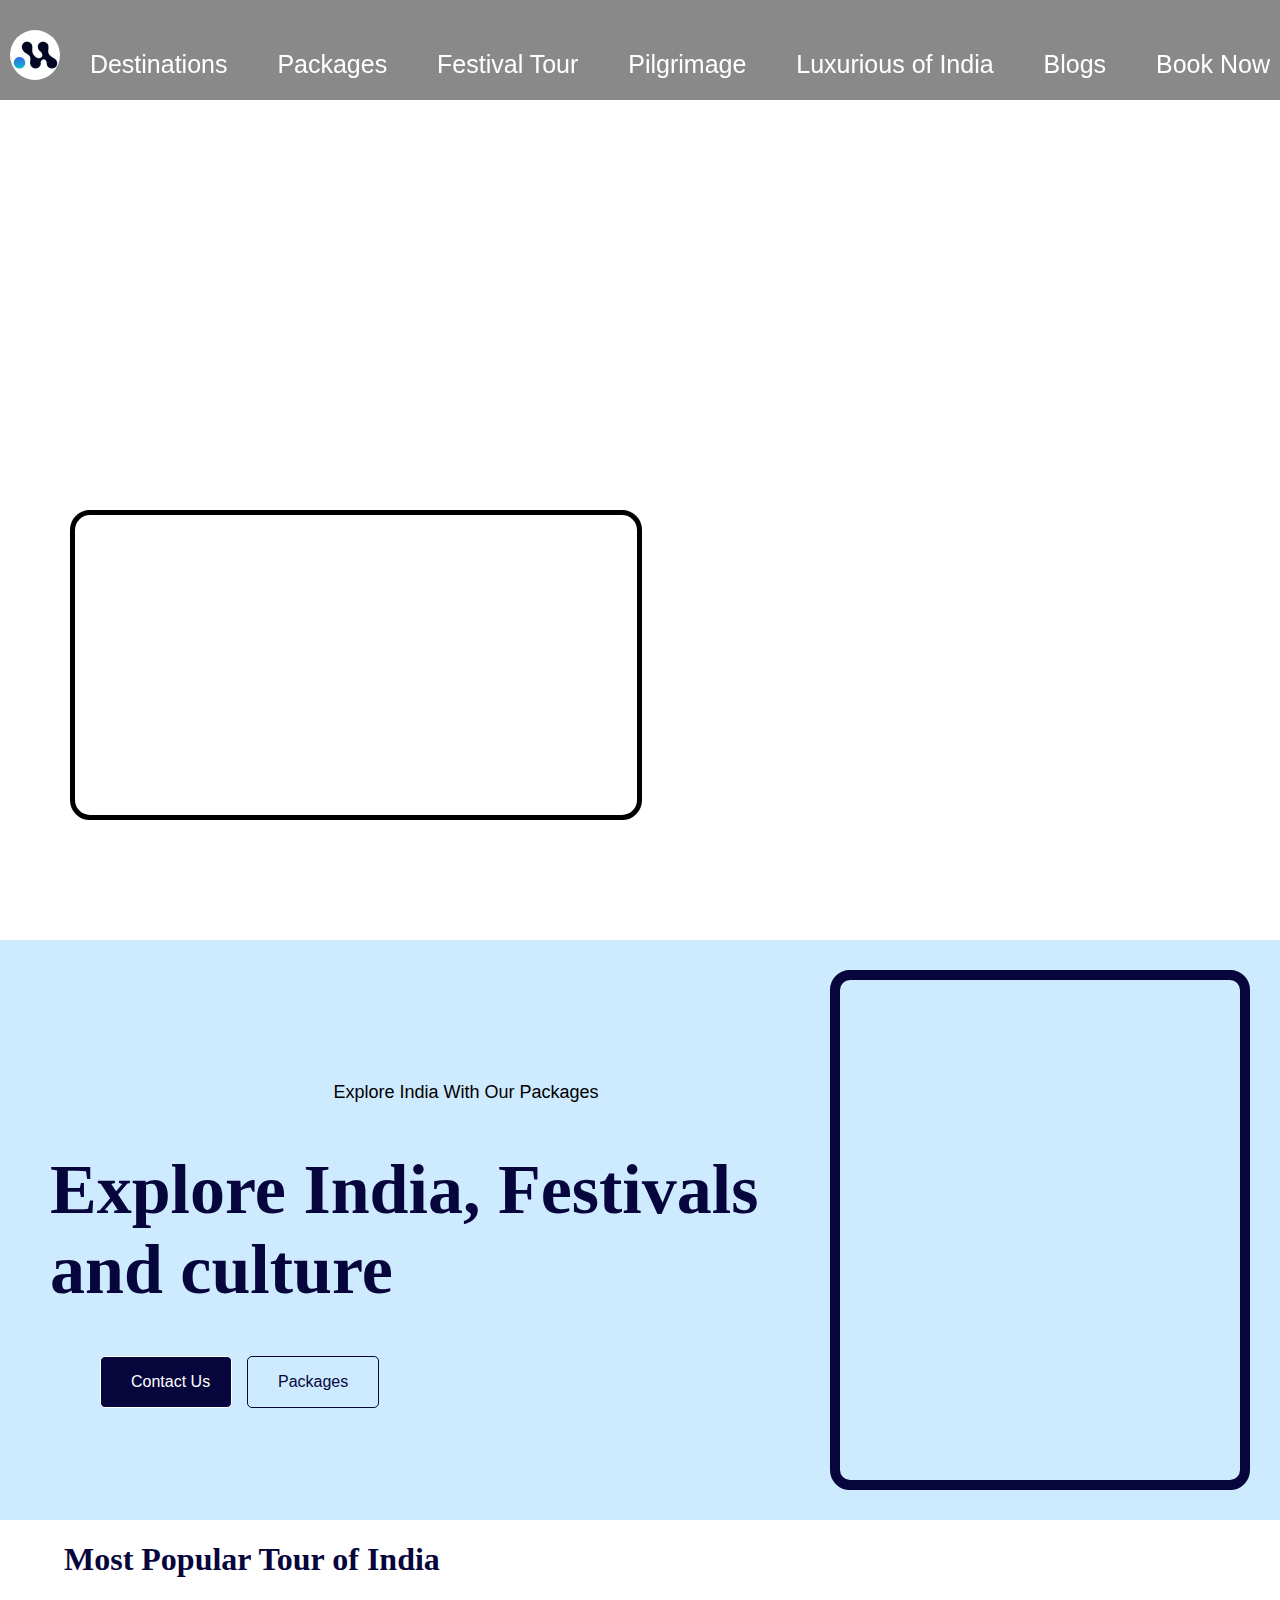
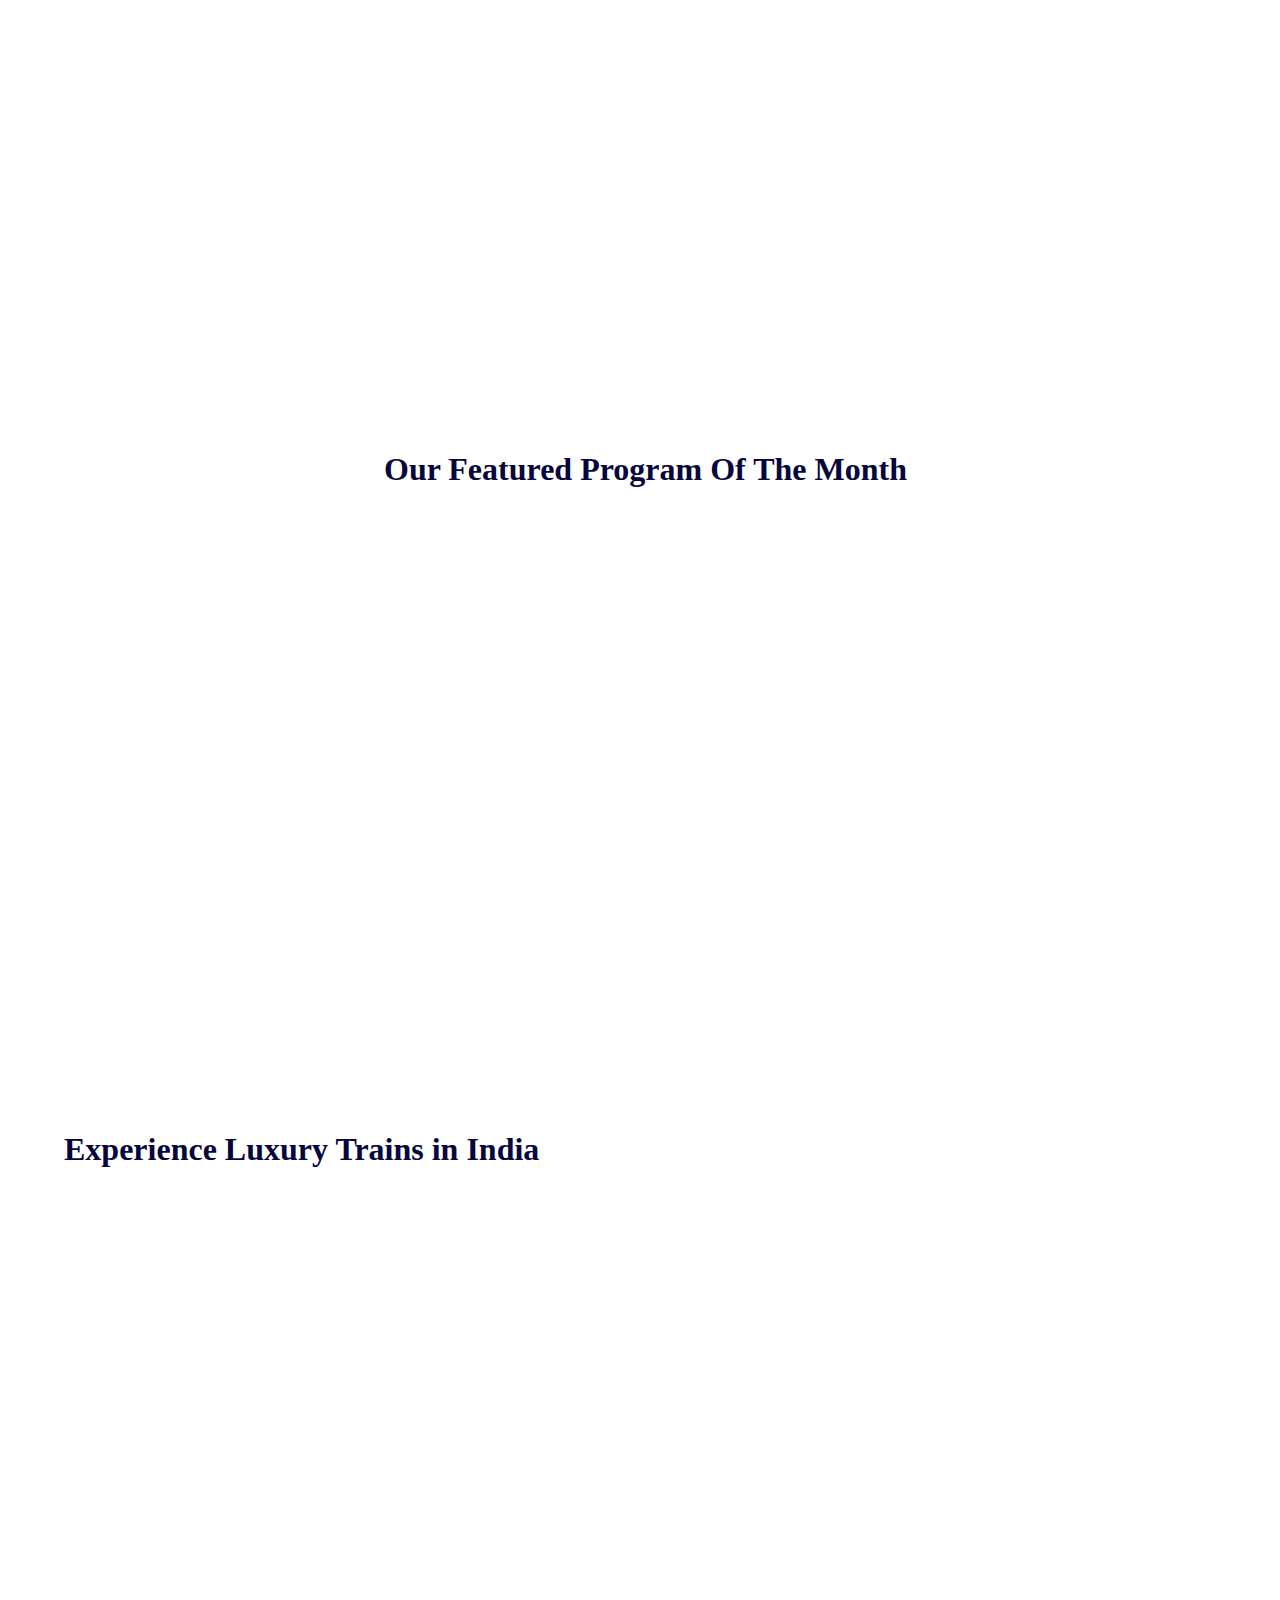
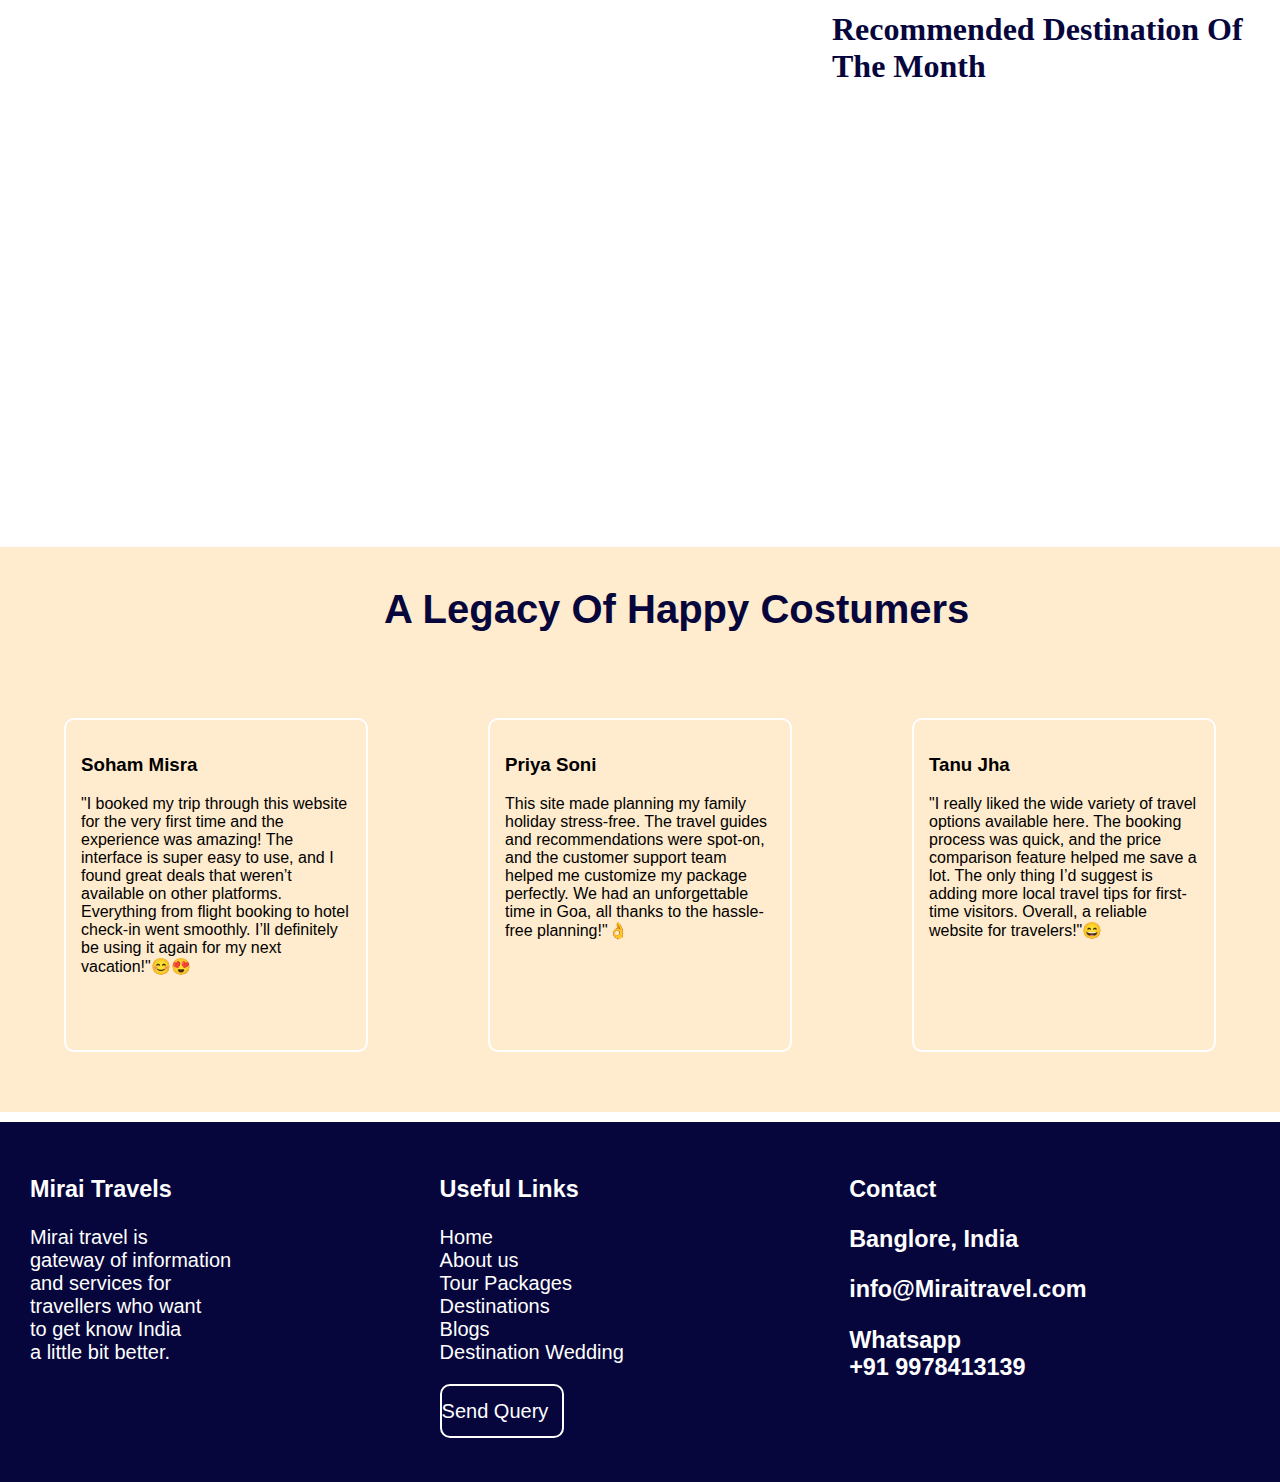
<file: index.html>
<!DOCTYPE html>
<html lang="en">
<head>
    <meta charset="UTF-8">
    <meta name="viewport" content="width=device-width, initial-scale=1.0">
    <title>Document</title>
    <style>
        
        body{
            padding: 0%;
            margin: 0px;
            overflow-x: hidden;
            overflow-y: scroll;
        }
        .parent{
            margin-right: 0%;
            padding: 0px;
            font-family: sans-serif;
            background-image: url(https://i.pinimg.com/736x/99/a0/35/99a035ef46fd9be0faeb0f2a3fe038cc.jpg);
            width:100vw;
            background-repeat: no-repeat;
            background-size: cover;
        }
        h1{
            color:rgb(6, 6, 60);
            font-family: Georgia, 'Times New Roman', Times, serif;
        }
        
        .nav{
            background-color: rgba(0, 0, 0, 0.461);
            width: 100vw;
            height: 70px;
            padding-top: 30px;
            padding-left: 10px;
            position: fixed;
            top: 0%;
            left: 0%;
            display: flex;
            flex-direction: row;
            justify-content: space-between;
            z-index: 1;
            
           
        }
        .logo{
            background-image: url("[data-uri]");
            height: 50px;
            width: 50px;
            background-size: cover;
            border-radius: 50%;
        }
        a{
            color: white;
            font-size: 25px;
            margin: 20px;
            text-decoration: none;
         }
        .bg1{
            background-image: url("https://i.pinimg.com/1200x/b4/0f/64/b40f64090a4af58a5caa22a15b3403c3.jpg");
            width: 100vw;
            height: 900px;
            background-repeat: no-repeat;
            background-size: cover;
            z-index: -1;
           /* align-items: baseline; */
           /* align-content: end; */
           display: flex;
           flex-direction: row;
           justify-content: space-between;
           padding: 20px;
            
        }
        .img1{
            background-image: url("https://storage.firstindia.co.in/public/news/June2025/174886169287.webp");
            height: 300px;
            width: 600px;
            background-size: cover;
            background-position-x: 22%;
            border: 5px solid black;
            border-radius: 20px;
           margin-left: 50px;
           margin-bottom: 100px;
           align-self: flex-end;
           
           
        }
        .txt1{
            color: white;
            margin-right: 100px;
            font-size: 70px;
            margin-top: 10px;
        }
        .intro{
            background-color: rgb(205, 234, 255);
            margin: 0%;
            display: flex;
            flex-direction: row;
            justify-content: space-between;
        }
        .img2{
            background-image: url("https://i.pinimg.com/1200x/8a/d1/ad/8ad1ada9f7962f620a2270edf5b24f69.jpg");
            height: 500px;
            width: 400px;
            background-size: cover;
            background-repeat: no-repeat;
            border: 10px solid rgb(6, 6, 60);
            border-radius: 20px;
            margin: 30px;
        }
        .txt2 p{
            width: 400px;
            margin-top: 20%;
            font-size: large;
            margin-left: 40%;
        }
        .txt2 h1{
            font-size: 70px;
            justify-content: center;
        }
        .p1{
            display: flex;
            flex-direction: row;
        }
        .b1{
            height: 50px;
            width: 100px;
            border: 1px solid white;
            background-color:rgb(6, 6, 60) ;
            color: white;
            border-radius: 5px;
            align-content: center;
            padding-left: 30px;
            margin-left: 50px;
            margin-right: 15px;
        }
        .b2{
            height: 50px;
            width: 100px;
            border: 1px solid rgb(6, 6, 60);
            background-color:transparent;
            color: rgb(6, 6, 60);
            border-radius: 5px;
            align-content: center;
            padding-left: 30px;
        }
        .I1{
            display: flex;
            flex-direction: row;
            justify-content: space-around;
            
        }
        .i1{
            background-image: url("https://i.pinimg.com/736x/78/17/62/7817622d955daa806009cd82f1261883.jpg");
            height: 400px;
            width: 250px;
            background-size: cover;
            border-radius: 10px;
            margin: 15px;
        }
        .i2{
            background-image: url("https://i.pinimg.com/736x/bd/73/32/bd7332493a86c90e1f8675402725c93e.jpg");
            height: 400px;
            width: 250px;
            background-size: cover;
            border-radius: 10px;
            margin: 15px;
            
        }
        .i3{
            background-image: url("https://i.pinimg.com/736x/e9/5a/b8/e95ab8d24bc40952303a3b12124e0d9d.jpg");
            height: 400px;
            width: 250px;
            background-size: cover;
            border-radius: 10px;
            margin: 15px;
            background-position-x: -15px;
        }
        .i4{
            background-image: url("https://i.pinimg.com/736x/40/3c/36/403c36a621c04bcc53f0d41014882a1a.jpg");
            height: 400px;
            width: 250px;
            background-size: cover;
            border-radius: 10px;
            background-position-y: 20%;
            margin: 15px;
        }
        .i19{
            background-image: url("https://i.pinimg.com/1200x/05/0e/e8/050ee8a2d4e35ed2f1e15f5f4f0b0e79.jpg");
            height: 400px;
            width: 250px;
            background-size: cover;
            border-radius: 10px;
            margin: 15px;
            background-position: -15px;
         }    
        .I2{
            background-image: url("https://i.pinimg.com/736x/18/ff/1d/18ff1de848afddff98871273781a53db.jpg");
            height: 600px;
            width: 100%;
            background-repeat: no-repeat;
            background-size: contain;
            border-radius: 20px;
            margin: auto;
            background-position: center;
        }
        .fpm h1{
            
            transition: background-color 0.5s 5ms;
            width: 100vw;
            padding-left: 30%;
            border-radius: 10px;
        }
        .fpm h1:hover {
            color: white;
            background-color:rgb(6, 6, 60) ;
            scale: 1.2;
        }
        .I3{
            display: flex;
            flex-direction: row;
            justify-content: space-around;
        }
        .i5{
            background-image: url("https://i.pinimg.com/736x/5a/65/50/5a6550a2d84440684a0c6548729b8701.jpg");
            height: 400px;
            width: 300px;
            background-size: cover;
            border-radius: 10px;
        }
        .i6{
            background-image: url("https://i.pinimg.com/736x/7b/9a/b2/7b9ab245ed8a919d3fee82b442b3343a.jpg");
            height: 400px;
            width: 300px;
            background-size: cover;
            border-radius: 10px;
        }
        .i7{
            background-image: url("https://i.pinimg.com/736x/59/1a/1b/591a1b75303368b14d377b20b2727185.jpg");
            height: 400px;
            width: 300px;
            background-size: cover;
            border-radius: 10px;
        }
        .i8{
            background-image: url("https://i.pinimg.com/1200x/c5/9b/12/c59b124b2c25e62e99f4e7d616c74f1f.jpg");
            height: 400px;
            width: 300px;
            background-size: cover;
            border-radius: 10px;
            background-position-y: 20%;
        }
        .I4{
            display: flex;
            flex-direction: row;
            justify-content: space-around;
        }
        .img2:hover{
        scale: 1.1;
        } 
        h1:hover{
        scale: 1.1;
        } 
        h2:hover{
        scale: 1.1;
        } 
        h3:hover{
        scale: 1.1;
        } 
        h4:hover{
        scale: 1.1;
        } 
        h5:hover{
        scale: 1.1;
        } 
        h6:hover{
        scale: 1.1;
        } 
        p:hover{
        scale: 1.1;
        } 
        .i9{
            background-image: url("https://i.pinimg.com/736x/2d/52/bd/2d52bdbf1362beb6d8598e490eb591c5.jpg");
            height: 400px;
            width: 300px;
            background-size: cover;
            border-radius: 10px;
        }
        .i10{
            background-image: url("https://i.pinimg.com/1200x/d3/d4/92/d3d492b51320dc7ab971c54f1ced1eb5.jpg");
            height: 400px;
            width: 300px;
            background-size: cover;
            border-radius: 10px;
        }
        .i11{
            background-image: url("https://i.pinimg.com/736x/e0/0d/d9/e00dd9bee1e0baed45650df42cbd0a41.jpg");
            height: 400px;
            width: 300px;
            background-size: cover;
            border-radius: 10px;
        }
        .i12{
            background-image: url("https://i.pinimg.com/1200x/c9/bc/76/c9bc762fd8ca7dcca92826b2e6356956.jpg");
            height: 400px;
            width: 300px;
            background-size: cover;
            border-radius: 10px;
            background-position-y: 20%;
        }
        .footer{
            width: 96%;
            height: 300px;
            background-color:rgb(6, 6, 60) ;
            color: white;
            display: grid;
            grid-template-columns: repeat(3,1fr);
            font-size: 20px;
            margin-top: 10px;
            padding: 30px;
        }
       .query{
        border: 2px solid white;
        width: 120px;
        height: 50px;
        border-radius: 10px;
        align-content: center;
       }
       .i1:hover{
        scale: 1.1;
       } 
       .I2:hover{
        scale: 1.05;
       } 
       .i2:hover{
        scale: 1.1;
       } 
       .i3:hover{
        scale: 1.1;
       } 
       .i4:hover{
        scale: 1.1;
       } 
       .i5:hover{
        scale: 1.1;
       } 
       .i6:hover{
        scale: 1.1;
       } 
       .i7:hover{
        scale: 1.1;
       } 
       .i8:hover{
        scale: 1.1;
       } 
       .i9:hover{
        scale: 1.1;
       } 
       .i10:hover{
        scale: 1.1;
       } 
       .i11:hover{
        scale: 1.1;
       } 
       .i12:hover{
        scale: 1.1;
       } 
       .legacy{
        background-color: blanchedalmond;
        width: 100vw;
       }
       .blocks{
        width: 100vw;
        display: flex;
        flex-direction: row;
        margin: auto;
        justify-content: center;
        padding-top: 0px;
        margin-top: 0px;
       }
       .b{
        width: 270px;
        height: 300px;
        border-radius: 10px;
        margin: 60px;
        border: 2px solid white;
        padding-top: 0px;
        font-size: 10pxpx;
        padding: 15px;
       }
       .legacy h1{
        margin-left: 30%;
        font-size: 40px;
        font-family: sans-serif;
        margin-top: 40px;
        padding-top: 40px;
       
       }
       .logo:hover{
        scale: 1.3;
       }
       a:hover{
        scale: 1.2;
       }
        .b1:hover{
        scale: 1.2;
        } 
        .b2:hover{
        scale: 1.2;
        } 
        .i19:hover{
        scale: 1.2;
        }
       .mpt h1{
            margin-left: 0%;
            transition: background-color 0.5s 5ms;
            width: 500px;
            padding-left: 5%;
            border-radius: 10px;
        }
        .mpt h1:hover {
            
            scale: 1.2;
            color: white;
            background-color:rgb(6, 6, 60) ;
        }
        .elt h1{
            margin-left: 0%;
            transition: background-color 0.5s 5ms;
            width: 500px;
            padding-left: 5%;
            border-radius: 10px;
        }
        .elt h1:hover {
            color: white;
            background-color:rgb(6, 6, 60) ;
            scale: 1.2;
        }
        .rdm h1{
            margin-left: 65%;
            transition: background-color 0.5s 5ms;
            width: 450px;
            padding-right: 0%;
            border-radius: 10px;
            padding-right: 50px;
        }
        .rdm h1:hover {
            color: white;
            background-color:rgb(6, 6, 60) ;
            scale: 1.2;
        }
        .legacy{
            width: 100vw;
            margin-right: 0px;
        }
        .txt2{
            padding-left: 50px;
        }
    </style>
</head>
<body>
    <div class="parent">
        <div class="nav">
        <div class="logo"></div>
        <a href="">Destinations</a>
        <a href="">Packages</a>
        <a href="">Festival Tour</a>
        <a href="">Pilgrimage</a>
        <a href="">Luxurious of India</a>
        <a href="">Blogs</a>
        <a href="">Book Now</a>
    </div>
    <div class="bg1">
        <div class="img1"></div>
        <div class="txt1"><h2>Travel From <br> Day 1</h2></div>
    </div>
    <div class="intro">
        <div class="txt2">
            <p>Explore India With Our Packages</p>
            <h1>Explore India, Festivals <br> and culture</h1>
            <div class="p1">
                <div class="b1">Contact Us</div>
                <div class="b2">Packages</div>
            </div>
        </div>
        <div class="img2">
        </div>
    </div>
    <div class="mpt">
        <h1>Most Popular Tour of India</h1>
        <div class="I1">
            <div class="i1"></div>
            <div class="i2"></div>
            <div class="i3"></div>
            <div class="i4"></div>
            <div class="i19"></div>
        </div>
    </div>
    <div class="fpm">
        <h1>Our Featured Program Of The Month</h1>
        <div class="I2"></div>
    </div>
     <div class="elt">
        <h1>Experience Luxury Trains in India</h1>
        <div class="I3">
            <div class="i5"></div>
            <div class="i6"></div>
            <div class="i7"></div>
            <div class="i8"></div>
        </div>
    </div>
    <div class="rdm">
        <h1>Recommended Destination Of The Month</h1>
        <div class="I4">
            <div class="i9"></div>
            <div class="i10"></div>
            <div class="i11"></div>
            <div class="i12"></div>
        </div>
    </div>
    <div class="legacy">
        <h1>A Legacy Of Happy Costumers</h1>
        <div class="blocks">
            <div class="b block1">
                <h3>Soham Misra</h3>
                <p>"I booked my trip through this website for the very first time and the experience was amazing! The interface is super easy to use, and I found great deals that weren’t available on other platforms. Everything from flight booking to hotel check-in went smoothly. I’ll definitely be using it again for my next vacation!"😊😍</p>
            </div>
            <div class="b block2">
                  <h3>Priya Soni</h3>
                <p>This site made planning my family holiday stress-free. The travel guides and recommendations were spot-on, and the customer support team helped me customize my package perfectly. We had an unforgettable time in Goa, all thanks to the hassle-free planning!"👌</p>
            
            </div>
            <div class="b block3">
                  <h3>Tanu Jha</h3>
                <p>"I really liked the wide variety of travel options available here. The booking process was quick, and the price comparison feature helped me save a lot. The only thing I’d suggest is adding more local travel tips for first-time visitors. Overall, a reliable website for travelers!"😄</p>
            
            </div>
        </div>
    </div>
    <div class="footer">
        <div class="par1">
            <h3>Mirai Travels</h3>
            <p>Mirai travel is <br> gateway of information <br>and services for <br>travellers who want <br>to get know India <br>a little bit better.</p>
        </div>
        <div class="part2">
            <h3>Useful Links</h3>
            <p>Home <br> About us <br> Tour Packages <br> Destinations <br> Blogs <br> Destination Wedding</p>
            <div class="query">Send Query</div>
        </div>
        <div class="part3">
            <h3>Contact</h3>
            <h3>Banglore, India</h3>
            <h3>info@Miraitravel.com</h3>
            <h3>Whatsapp <br> +91 9978413139</h3>
        </div>
    </div>
    </div>
    
</body>
</html>
</file>
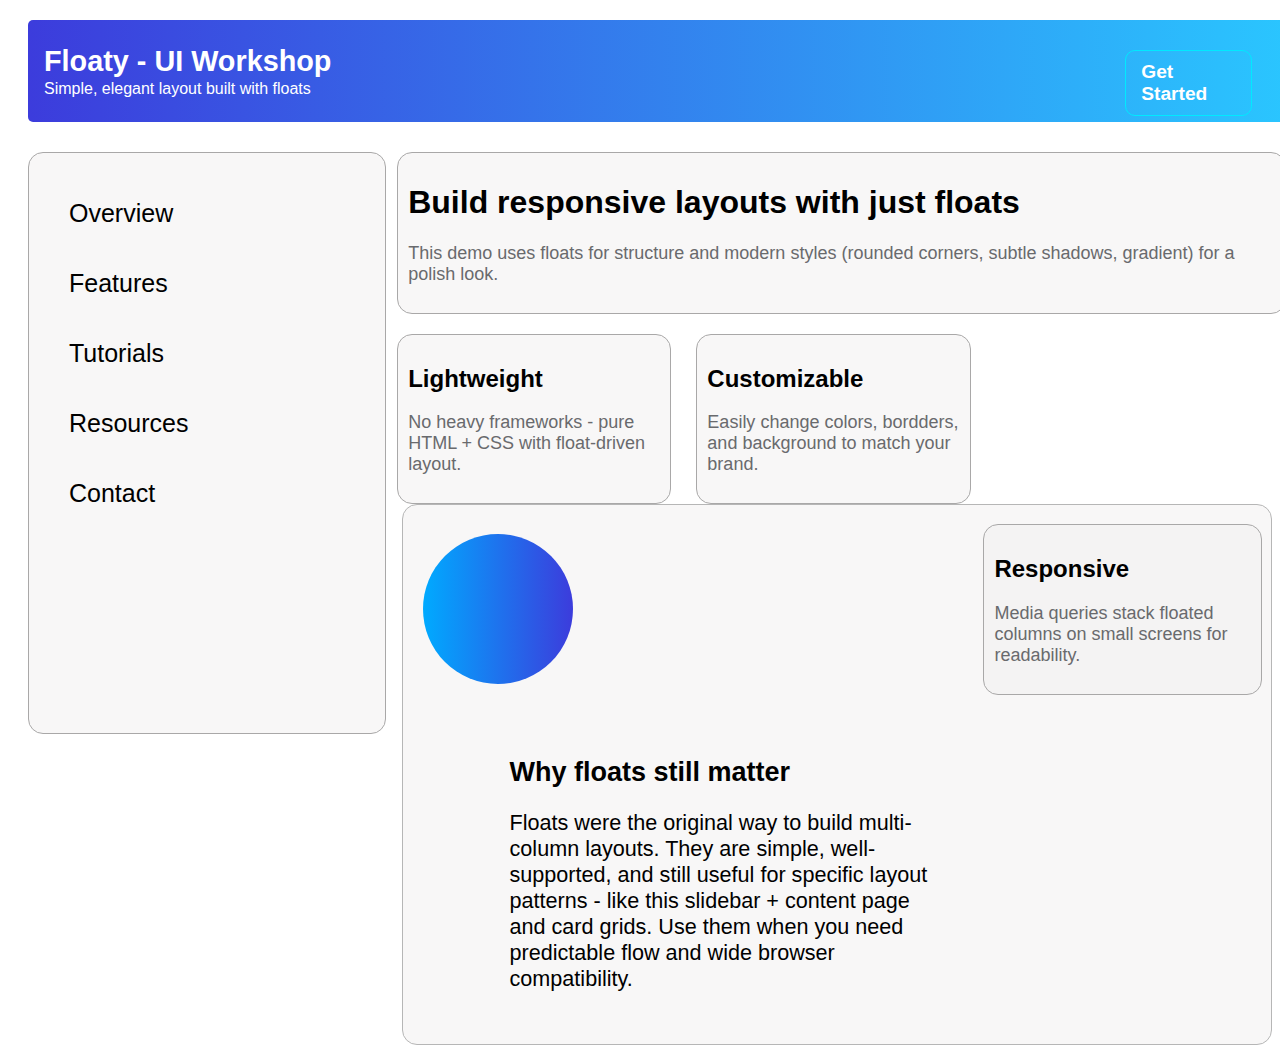
<file: Floaty/ui.html>
<!DOCTYPE html>
<html lang="en">
<head>
    <meta charset="UTF-8">
    <meta name="viewport" content="width=device-width, initial-scale=1.0">
    <title>Document</title>
    <link rel="stylesheet" href="ui.css">
</head>
<body>
    <div class="parent1">
        <div class="child1">
            <div class="child11">
                <h2>Floaty - UI Workshop</h2>
                <p>Simple, elegant layout built with floats</p>
            </div>
            <div class="child12">
              <b>Get Started</b> 
            </div>
            <div class="fix"></div>
        </div>
        <div class="child2">
            <p>Overview <br> 
               Features <br>
               Tutorials <br>
               Resources <br>
               Contact
            </p>
        </div>
        <div class="child3">
            <div class="child31">
                <h1>Build responsive layouts with just floats</h1>
                <p>This demo uses floats for structure and modern styles (rounded corners, subtle shadows, gradient) for a polish look.</p>
            </div>
            <div class="child32">
                <div class="child321">
                    <h2>Lightweight</h2>
                    <p>No heavy frameworks - pure HTML + CSS with float-driven layout.</p>
                </div>
                <div class="child322">
                    <h2>Customizable</h2>
                    <p>Easily change colors, bordders, and background to match your brand.</p>
                </div>
                <div class="child323">
                    <h2>Responsive</h2>
                    <p>Media queries stack floated columns on small screens for readability. </p>
                </div>
            </div>
            <div class="child33">
                <div class="child331">
                    
                </div>
                <div class="child332">
                    <h2>Why floats still matter</h2>
                    <p>Floats were the original way to build multi-column layouts. They are simple, well-supported, and still useful for specific layout patterns - like this slidebar + content page and card grids. Use them when you need predictable flow and wide browser compatibility.</p>
                </div>
                <div class="fix"></div>
            </div>
        </div>
    </div>
    
</body>
</html>
</file>
<file: Floaty/ui.css>
.child1{
    background: linear-gradient(to right,rgb(60, 60, 220),rgb(42, 198, 255)) ;
    color: white;
    width: 100%;
    margin: 20px;
    border-radius: 5px;
    }
.child11{
    padding: 1px;
    margin: 15px;
    width: 48%;
    float: left;
    line-height: 3px;
    font-size: larger;
    
}
.child12{
    background: transparent;
    border: 0.3px solid rgb(0, 234, 255);
    border-radius: 10px ;
    margin-top: 30px;
    padding: 10px;
    padding-left: 15px;
    padding-right: 15px;
    float: right;
    width: 7.5%;
    margin-right: 40px;
    font-size: larger;
   
}
.fix{
    clear:both;
}
.child2{
    line-height: 70px;
    padding-bottom: 180px;
    margin-left: 20px;
    float: left;
    width: 25%;
    background: rgba(240, 238, 238, 0.448);
    border-radius: 15px;
    font-size: 25px;
    padding-left: 40px;
    margin-top: 10px;
    border: 0.5px solid rgb(169, 168, 168);
}
button{
    float: right ;
}
.child3{
    float: right;
    width: 70%;
}
.child31{
    width: 98%;
    background: rgba(240, 238, 238, 0.448);
    padding: 10px;
    border-radius: 15px;
    margin: 10px;
    border: 0.5px solid rgb(169, 168, 168);
   
}
.child321{
    width: 28.5%;
    background: rgba(240, 238, 238, 0.448);
    padding: 10px;
    border-radius: 15px;
    margin: 10px;
    float: left;
    border: 0.5px solid rgb(169, 168, 168);
}
.child322{
    width: 28.5%;
    background: rgba(240, 238, 238, 0.448);
    padding: 10px;
    border-radius: 15px;
    margin: 10px;
    margin-left: 15px;
    margin-right: 15px;
    float: left;
    border: 0.5px solid rgb(169, 168, 168);
}
.child323{
    width: 29%;
    background: rgba(240, 238, 238, 0.448);
    padding: 10px;
    border-radius: 15px;
    margin: 10px;
    float: right;
    border: 0.5px solid rgb(169, 168, 168);
}
.child33{
    background: rgba(240, 238, 238, 0.448);
    margin-top: 190px;
    border-radius: 15px;
    border: 0.5px solid rgb(182, 182, 182);
    margin-left: 15px;
}
.child332{
    width: 50%;
    padding: 10px;
    margin: 20px;
    float: right;
    font-size: large;
}
.child331{
    border: 2px solid linear-gradient(to left,rgb(60, 60, 220),rgb(0, 170, 255)) ;
    height: 150px;
    width: 150px;
    border-radius: 50%;
    background: linear-gradient(to left,rgb(60, 60, 220),rgb(0, 170, 255)) ;
    float: left;
    margin: 20px;
    font-size: large;
}
.parent1{
    font-family: sans-serif;
    
}
.child11 p{
    font-size: medium;
} 
.child31 p{
    color: rgb(105, 106, 109);
    font-size: large;
}
.child32 p{
    color: rgb(105, 106, 109);
    font-size: large;
}
.child332 p{
    font-size: larger;
}
</file>
